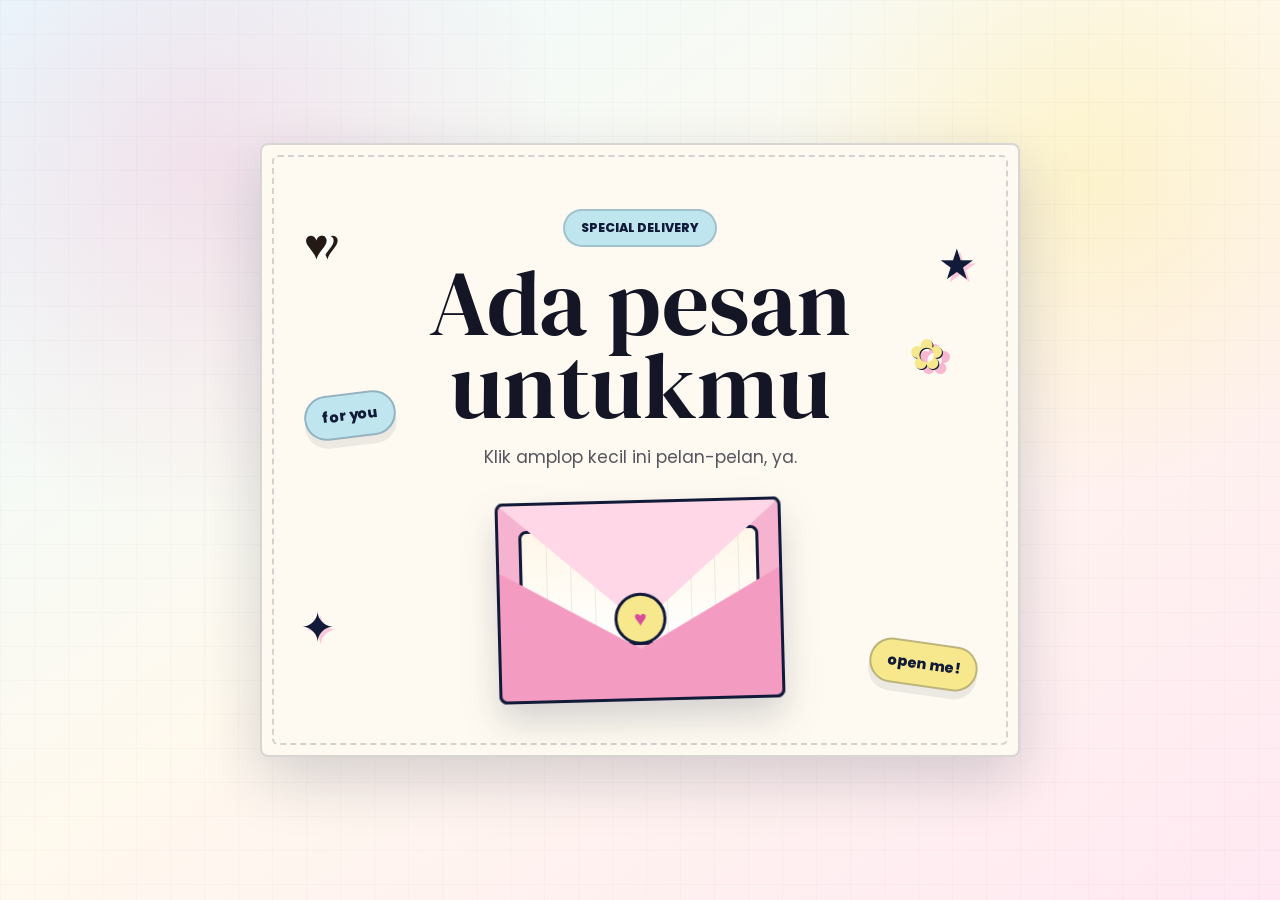
<file: index.html>
<!DOCTYPE html>
<html lang="id">
<head>
  <meta charset="UTF-8">
  <meta name="viewport" content="width=1366">
  <title>Ada Pesan Untukmu</title>
  <link rel="preconnect" href="https://fonts.googleapis.com">
  <link rel="preconnect" href="https://fonts.gstatic.com" crossorigin>
  <link href="https://fonts.googleapis.com/css2?family=DM+Serif+Display:ital@0;1&family=Poppins:wght@400;500;600;700;800&display=swap" rel="stylesheet">
  <link rel="stylesheet" href="style.css?v=desktop-view-3">
</head>
<body class="page-envelope">
  <main class="envelope-screen" aria-label="Halaman pembuka pesan ulang tahun">
    <div class="soft-grid"></div>

    <section class="intro-card">
      <span class="sticker sticker-blue">for you</span>
      <span class="sticker sticker-yellow">open me!</span>
      <span class="deco star star-one">&#9733;</span>
      <span class="deco star star-two">&#10022;</span>
      <span class="deco heart heart-one">&#9829;</span>
      <span class="deco flower flower-one">&#10047;</span>

      <p class="mini-label">special delivery</p>
      <h1>Ada pesan untukmu</h1>
      <p class="intro-text">Klik amplop kecil ini pelan-pelan, ya.</p>

      <!-- Tombol amplop: klik untuk membuka animasi lalu pindah halaman. -->
      <button class="envelope-button" id="openEnvelope" type="button" aria-label="Buka pesan ulang tahun">
        <span class="envelope">
          <span class="envelope-back"></span>
          <span class="letter">
            <span>Ada pesan untukmu</span>
          </span>
          <span class="envelope-front"></span>
          <span class="envelope-flap"></span>
          <span class="seal">&#9829;</span>
        </span>
      </button>
    </section>
  </main>

  <script src="script.js"></script>
</body>
</html>
</file>
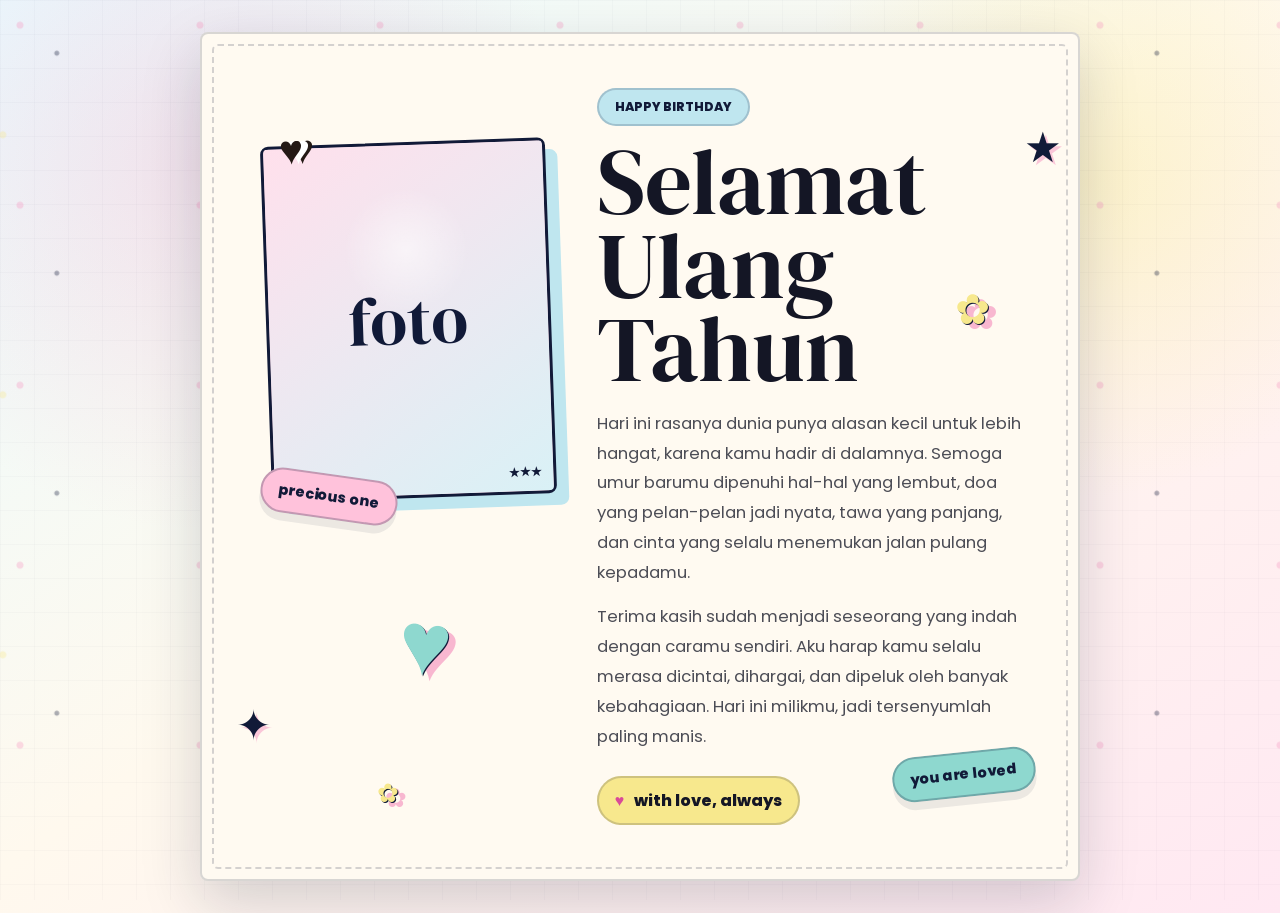
<file: ucapan.html>
<!DOCTYPE html>
<html lang="id">
<head>
  <meta charset="UTF-8">
  <meta name="viewport" content="width=1366">
  <title>Selamat Ulang Tahun</title>
  <link rel="preconnect" href="https://fonts.googleapis.com">
  <link rel="preconnect" href="https://fonts.gstatic.com" crossorigin>
  <link href="https://fonts.googleapis.com/css2?family=DM+Serif+Display:ital@0;1&family=Poppins:wght@400;500;600;700;800&display=swap" rel="stylesheet">
  <link rel="stylesheet" href="style.css?v=desktop-view-3">
</head>
<body class="page-wish">
  <main class="wish-screen" aria-label="Kartu ucapan selamat ulang tahun">
    <div class="soft-grid"></div>
    <div class="confetti-layer" aria-hidden="true"></div>

    <article class="birthday-card">
      <span class="deco star wish-star-one">&#9733;</span>
      <span class="deco star wish-star-two">&#10022;</span>
      <span class="deco heart wish-heart-one">&#9829;</span>
      <span class="deco flower wish-flower-one">&#10047;</span>
      <span class="deco flower wish-flower-two">&#10047;</span>
      <span class="sticker sticker-pink">precious one</span>
      <span class="sticker sticker-mint">you are loved</span>

      <div class="photo-wrap">
        <span class="deco heart wish-heart-one photo-heart">&hearts;</span>
        <!-- Ganti file assets/foto.jpg dengan foto orang yang berulang tahun. -->
        <!-- <img src="assets/foto.jpg" alt="Foto orang yang berulang tahun" id="birthdayPhoto"> -->
        <div class="photo-placeholder" id="photoPlaceholder">
          <span>foto</span>
          <!-- <small>assets/foto.jpg</small> -->
        </div>
        <span class="deco heart desktop-big-heart">&hearts;</span>
      </div>

      <div class="wish-content">
        <p class="mini-label">happy birthday</p>
        <h1>Selamat<br>Ulang Tahun</h1>
        <p class="wish-message">
          Hari ini rasanya dunia punya alasan kecil untuk lebih hangat,
          karena kamu hadir di dalamnya. Semoga umur barumu dipenuhi hal-hal
          yang lembut, doa yang pelan-pelan jadi nyata, tawa yang panjang,
          dan cinta yang selalu menemukan jalan pulang kepadamu.
        </p>
        <p class="wish-message">
          Terima kasih sudah menjadi seseorang yang indah dengan caramu sendiri.
          Aku harap kamu selalu merasa dicintai, dihargai, dan dipeluk oleh
          banyak kebahagiaan. Hari ini milikmu, jadi tersenyumlah paling manis.
        </p>

        <div class="signature-row">
          <span class="tiny-heart">&#9829;</span>
          <span>with love, always</span>
        </div>
      </div>
    </article>
  </main>

  <script src="script.js"></script>
</body>
</html>
</file>
<file: style.css>
:root {
  --ink: #141625;
  --navy: #111a38;
  --cream: #fff7e8;
  --paper: #fffaf1;
  --pink: #f59ac2;
  --hot-pink: #d94a98;
  --blue: #bfe6ef;
  --mint: #8ed8cf;
  --yellow: #f7e88d;
  --lavender: #d9d4ff;
  --shadow: 0 22px 60px rgba(17, 26, 56, 0.18);
}

* {
  box-sizing: border-box;
}

body {
  min-height: 100vh;
  margin: 0;
  color: var(--ink);
  font-family: "Poppins", Arial, sans-serif;
  overflow-x: hidden;
}

.page-envelope,
.page-wish {
  background:
    radial-gradient(circle at 16% 18%, rgba(245, 154, 194, 0.26), transparent 28%),
    radial-gradient(circle at 85% 20%, rgba(247, 232, 141, 0.36), transparent 24%),
    linear-gradient(145deg, #e9fbff 0%, #fff9ee 48%, #ffe8f2 100%);
}

.envelope-screen,
.wish-screen {
  position: relative;
  display: grid;
  min-height: 100vh;
  place-items: center;
  padding: 32px 18px;
  isolation: isolate;
  overflow: hidden;
}

.soft-grid {
  position: fixed;
  inset: 0;
  z-index: -2;
  opacity: 0.28;
  background-image:
    linear-gradient(rgba(17, 26, 56, 0.08) 1px, transparent 1px),
    linear-gradient(90deg, rgba(17, 26, 56, 0.08) 1px, transparent 1px);
  background-size: 34px 34px;
}

.intro-card,
.birthday-card {
  position: relative;
  border: 2px solid rgba(17, 26, 56, 0.16);
  border-radius: 8px;
  background: var(--paper);
  box-shadow: var(--shadow);
}

.intro-card {
  width: min(92vw, 760px);
}

.intro-card {
  display: grid;
  justify-items: center;
  padding: clamp(34px, 6vw, 64px) 22px 54px;
  text-align: center;
}

.intro-card::before,
.birthday-card::before {
  content: "";
  position: absolute;
  inset: 10px;
  pointer-events: none;
  border: 2px dashed rgba(17, 26, 56, 0.18);
  border-radius: 6px;
}

.mini-label {
  width: max-content;
  margin: 0 0 14px;
  padding: 8px 16px;
  border: 2px solid rgba(17, 26, 56, 0.18);
  border-radius: 999px;
  background: var(--blue);
  color: var(--navy);
  font-size: 0.78rem;
  font-weight: 800;
  letter-spacing: 0;
  text-transform: uppercase;
}

h1 {
  margin: 0;
  font-family: "DM Serif Display", Georgia, serif;
  font-size: clamp(2.55rem, 10vw, 5.8rem);
  font-weight: 400;
  line-height: 0.9;
}

.intro-text {
  margin: 16px 0 28px;
  color: rgba(20, 22, 37, 0.72);
  font-size: clamp(0.95rem, 2vw, 1.08rem);
}

.envelope-button {
  width: min(70vw, 286px);
  aspect-ratio: 1.42;
  margin: 2px 0 0;
  padding: 0;
  border: 0;
  background: transparent;
  cursor: pointer;
  perspective: 900px;
}

.envelope {
  position: relative;
  display: block;
  width: 100%;
  height: 100%;
  filter: drop-shadow(0 18px 18px rgba(17, 26, 56, 0.18));
  transform: translateY(0) rotate(-1.5deg);
  transition: transform 0.35s ease;
}

.envelope-button:hover .envelope,
.envelope-button:focus-visible .envelope {
  transform: translateY(-8px) rotate(1deg);
}

.envelope-back,
.envelope-front,
.envelope-flap,
.letter {
  position: absolute;
  inset: 0;
  border-radius: 8px;
}

.envelope-back {
  z-index: 1;
  background: #f6b3cf;
  border: 3px solid var(--navy);
}

.letter {
  inset: auto 8% 28%;
  z-index: 2;
  height: 58%;
  display: grid;
  place-items: start center;
  padding-top: 20px;
  border: 3px solid var(--navy);
  background:
    linear-gradient(90deg, rgba(17, 26, 56, 0.08) 1px, transparent 1px),
    linear-gradient(var(--cream), #fff);
  background-size: 24px 24px, auto;
  color: var(--navy);
  font-weight: 800;
  transition:
    transform 0.8s cubic-bezier(0.19, 1, 0.22, 1) 0.18s,
    z-index 0s linear 0.18s;
}

.envelope-front {
  z-index: 3;
  clip-path: polygon(0 34%, 50% 74%, 100% 34%, 100% 100%, 0 100%);
  background: #f49bc2;
  border: 3px solid var(--navy);
}

.envelope-flap {
  transform-origin: top center;
  clip-path: polygon(0 0, 100% 0, 50% 62%);
  background: #ffd7e6;
  border: 3px solid var(--navy);
  transition: transform 0.72s cubic-bezier(0.16, 1, 0.3, 1);
  z-index: 4;
}

.seal {
  position: absolute;
  left: 50%;
  top: 50%;
  z-index: 5;
  display: grid;
  width: 52px;
  height: 52px;
  place-items: center;
  border: 3px solid var(--navy);
  border-radius: 50%;
  background: var(--yellow);
  color: var(--hot-pink);
  font-size: 1.35rem;
  transform: translate(-50%, -16%);
  transition: transform 0.45s ease, opacity 0.3s ease;
}

.envelope-button.is-open .envelope-flap {
  z-index: 1;
  transform: rotateX(178deg);
}

.envelope-button.is-open .letter {
  z-index: 6;
  transform: translateY(-78px);
}

.envelope-button.is-open .seal {
  opacity: 0;
  transform: translate(-50%, -16%) scale(0.4);
}

.sticker,
.deco {
  position: absolute;
  z-index: 2;
  user-select: none;
  animation: floaty 5.5s ease-in-out infinite;
}

.sticker {
  padding: 10px 16px;
  border: 2px solid rgba(17, 26, 56, 0.25);
  border-radius: 999px;
  color: var(--navy);
  font-size: clamp(0.74rem, 2vw, 0.9rem);
  font-weight: 800;
  text-transform: lowercase;
  box-shadow: 0 8px 0 rgba(17, 26, 56, 0.08);
}

.sticker-blue {
  top: 102px;
  left: 34px;
  z-index: 4;
  background: var(--blue);
  transform: rotate(-7deg);
}

.sticker-yellow {
  right: 40px;
  bottom: 68px;
  z-index: 4;
  background: var(--yellow);
  transform: rotate(8deg);
}

.sticker-pink {
  top: 440px;
  left: 58px;
  z-index: 9;
  background: #ffc2db;
  transform: rotate(8deg);
}

.sticker-mint {
  right: 42px;
  bottom: 82px;
  background: var(--mint);
  transform: rotate(-6deg);
}

.deco {
  color: var(--navy);
  font-size: clamp(1.4rem, 4vw, 2.6rem);
  text-shadow: 3px 3px 0 rgba(245, 154, 194, 0.55);
}

.heart {
  color: #241915;
  text-shadow: 7px 0 0 #fff, 11px 0 0 #241915;
}

.flower {
  color: var(--yellow);
  text-shadow: 1px 1px 0 var(--navy), 8px 5px 0 rgba(245, 154, 194, 0.7);
}

.star-one {
  top: 88px;
  right: 42px;
  z-index: 4;
}

.star-two {
  bottom: 96px;
  left: 38px;
  z-index: 4;
  animation-delay: -1.5s;
}

.heart-one {
  top: 28px;
  left: 92px;
  z-index: 4;
  animation-delay: -2s;
}

.flower-one {
  right: 74px;
  top: 178px;
  z-index: 4;
  animation-delay: -0.7s;
}

@media (min-width: 761px) {
  .intro-card .heart-one {
    top: 68px;
    left: 42px;
  }

  .intro-card .sticker-blue {
    top: 248px;
    left: 42px;
  }
}

.birthday-card {
  display: grid;
  grid-template-columns: minmax(230px, 0.82fr) minmax(280px, 1.18fr);
  gap: clamp(22px, 5vw, 44px);
  align-items: start;
  width: min(92vw, 880px);
  padding: clamp(28px, 5vw, 54px);
  animation: fadeSlide 0.9s ease both;
}

.photo-wrap {
  position: relative;
  width: min(100%, 285px);
  aspect-ratio: 4 / 5;
  min-height: 0;
  overflow: visible;
  border: 3px solid var(--navy);
  border-radius: 8px;
  background: #f6d8e5;
  box-shadow: 12px 12px 0 var(--blue);
  margin-top: 54px;
  transform: translateX(10px) rotate(-2deg);
  /* justify-self: end; */
  z-index: 2;
}

.photo-wrap::after {
  content: "\2605 \2605 \2605";
  position: absolute;
  right: 12px;
  bottom: 10px;
  z-index: 7;
  color: var(--navy);
  font-size: 0.75rem;
  font-weight: 800;
}

.photo-wrap img,
.photo-placeholder {
  position: absolute;
  inset: 0;
  width: 100%;
  height: 100%;
  overflow: hidden;
  border-radius: 4px;
}

.photo-wrap img {
  z-index: 2;
  object-fit: cover;
}

.photo-wrap img.is-hidden {
  display: none;
}

.photo-placeholder {
  display: grid;
  z-index: 1;
  place-items: center;
  align-content: center;
  gap: 8px;
  padding: 24px;
  background:
    radial-gradient(circle at 50% 30%, rgba(255, 255, 255, 0.55), transparent 22%),
    linear-gradient(145deg, #ffe0ec, #d9f1f6);
  color: var(--navy);
  text-align: center;
}

.photo-placeholder[hidden] {
  display: none;
}

.photo-placeholder span {
  font-family: "DM Serif Display", Georgia, serif;
  font-size: clamp(2.5rem, 8vw, 4.2rem);
}

.photo-placeholder small {
  padding: 7px 12px;
  border: 2px dashed rgba(17, 26, 56, 0.28);
  border-radius: 999px;
  background: rgba(255, 255, 255, 0.55);
  font-weight: 700;
}

.wish-content {
  position: relative;
  z-index: 2;
}

.wish-content h1 {
  margin-bottom: 18px;
}

.wish-message {
  margin: 0 0 14px;
  color: rgba(20, 22, 37, 0.76);
  font-size: clamp(0.95rem, 1.8vw, 1.04rem);
  line-height: 1.8;
}

.signature-row {
  display: flex;
  align-items: center;
  flex-wrap: wrap;
  gap: 10px;
  width: max-content;
  max-width: 100%;
  margin-top: 24px;
  padding: 10px 16px;
  border: 2px solid rgba(17, 26, 56, 0.18);
  border-radius: 999px;
  background: var(--yellow);
  font-weight: 800;
}

.tiny-heart {
  color: var(--hot-pink);
}

.confetti-layer {
  position: fixed;
  inset: 0;
  z-index: -1;
  pointer-events: none;
  background-image:
    radial-gradient(circle, var(--pink) 0 3px, transparent 4px),
    radial-gradient(circle, var(--navy) 0 2px, transparent 3px),
    radial-gradient(circle, var(--yellow) 0 3px, transparent 4px);
  background-position: 10% 16%, 78% 24%, 64% 82%;
  background-size: 180px 180px, 220px 220px, 260px 260px;
  opacity: 0.34;
  animation: confettiDrift 14s linear infinite;
}

.wish-star-one {
  top: 82px;
  right: 16px;
}

.wish-star-two {
  bottom: 122px;
  left: 34px;
  animation-delay: -1.8s;
}

.wish-heart-one {
  top: 72px;
  left: 86px;
  animation-delay: -2.2s;
}

.wish-screen > .wish-heart-one {
  display: none;
}

.birthday-card > .wish-heart-one {
  display: none;
}

.photo-wrap .photo-heart {
  top: -30px;
  left: 16px;
  z-index: 8;
  display: block;
  font-size: clamp(1.8rem, 4vw, 2.55rem);
  pointer-events: none;
}

.photo-wrap .desktop-big-heart {
  left: 52%;
  bottom: -216px;
  z-index: 8;
  display: block;
  color: var(--mint);
  font-size: clamp(5.25rem, 7vw, 7.5rem);
  text-shadow: 1px 1px 0 var(--navy), 8px 5px 0 rgba(245, 154, 194, 0.7);
  transform: translateX(-50%) rotate(8deg);
  pointer-events: none;
}

.wish-flower-one {
  right: 88px;
  top: 244px;
  animation-delay: -0.8s;
}

.wish-flower-two {
  left: 175px;
  bottom: 66px;
  z-index: 4;
  font-size: 1.65rem;
  animation-delay: -1.2s;
}

body.page-leaving {
  animation: pageLeave 0.42s ease forwards;
}

@keyframes floaty {
  0%,
  100% {
    translate: 0 0;
  }
  50% {
    translate: 0 -13px;
  }
}

@keyframes fadeSlide {
  from {
    opacity: 0;
    transform: translateY(18px);
  }
  to {
    opacity: 1;
    transform: translateY(0);
  }
}

@keyframes pageLeave {
  to {
    opacity: 0;
    transform: scale(0.985);
  }
}

@keyframes confettiDrift {
  to {
    background-position: 10% 116%, 78% 124%, 64% 182%;
  }
}

@media (max-width: 980px) {
  .photo-wrap .desktop-big-heart {
    display: none;
  }

  .birthday-card {
    grid-template-columns: 1fr;
    gap: 28px;
    width: min(94vw, 560px);
    padding: 34px 26px 38px;
  }

  .photo-wrap {
    width: min(72vw, 250px);
    max-width: none;
    min-height: 0;
    margin: 0 auto;
    transform: rotate(-2deg);
    justify-self: center;
  }

  .wish-content h1 {
    font-size: clamp(2.75rem, 10vw, 4.25rem);
    line-height: 0.94;
  }

  .wish-content {
    text-align: left;
  }

  .wish-message {
    font-size: 0.94rem;
    line-height: 1.72;
  }

  .signature-row {
    margin-top: 20px;
  }

  .sticker-pink {
    top: 238px;
    left: 24px;
  }

  .sticker-mint {
    right: 22px;
    bottom: 24px;
  }

  .wish-star-one {
    top: 74px;
    right: 18px;
  }

  .wish-flower-one {
    top: 330px;
    right: 48px;
  }
}

@media (max-width: 760px) {
  .envelope-screen,
  .wish-screen {
    min-height: 100svh;
    padding: 26px 14px;
  }

  .intro-card,
  .birthday-card {
    width: min(94vw, 520px);
  }

  .intro-card {
    padding: 34px 18px 38px;
  }

  h1 {
    line-height: 0.95;
  }

  .envelope-button {
    width: min(70vw, 250px);
  }

  .birthday-card {
    grid-template-columns: 1fr;
    gap: 30px;
    padding: 32px 20px 36px;
  }

  .photo-wrap {
    width: min(78vw, 255px);
    min-height: 0;
    overflow: hidden;
    margin: 0 auto;
    transform: rotate(-2deg);
    justify-self: center;
  }

  .photo-wrap .photo-heart {
    top: 8px;
    left: 10px;
    font-size: 1.6rem;
  }

  .wish-content h1 {
    font-size: clamp(2.5rem, 14vw, 4rem);
  }

  .wish-message {
    font-size: 0.95rem;
    line-height: 1.72;
  }

  .signature-row {
    width: 100%;
    justify-content: center;
    text-align: center;
  }

  .sticker {
    padding: 8px 12px;
    font-size: 0.72rem;
    box-shadow: 0 5px 0 rgba(17, 26, 56, 0.08);
  }

  .deco {
    font-size: 1.55rem;
  }

  .sticker-blue {
    top: 234px;
    left: 24px;
  }

  .sticker-yellow,
  .sticker-mint {
    right: -4px;
    bottom: 54px;
  }

  .star-one {
    top: 48px;
    right: 20px;
  }

  .wish-heart-one:not(.photo-heart),
  .flower-one,
  .wish-flower-one {
    display: none;
  }

  .heart-one {
    display: block;
    top: 28px;
    left: 18px;
    font-size: 1.55rem;
    z-index: 4;
  }
}

@media (min-width: 431px) and (max-width: 980px) {
  .sticker-pink {
    top: 238px;
    left: 24px;
    padding: 10px 16px;
    font-size: clamp(0.74rem, 2vw, 0.9rem);
  }
}

@media (max-width: 430px) {
  .envelope-screen,
  .wish-screen {
    align-items: start;
    padding: 58px 12px 44px;
  }

  .intro-card,
  .birthday-card {
    width: 100%;
  }

  .intro-card::before,
  .birthday-card::before {
    inset: 7px;
  }

  .intro-card {
    padding: 30px 16px 34px;
  }

  .mini-label {
    max-width: 100%;
    padding: 7px 12px;
    font-size: 0.68rem;
    white-space: normal;
    text-align: center;
  }

  .intro-card h1,
  .wish-content h1 {
    font-size: clamp(2.25rem, 15vw, 3.25rem);
  }

  .intro-text {
    margin-bottom: 22px;
  }

  .envelope-button {
    width: min(74vw, 226px);
  }

  .letter {
    padding-top: 16px;
    font-size: 0.82rem;
  }

  .seal {
    width: 44px;
    height: 44px;
  }

  .birthday-card {
    padding: 28px 16px 30px;
  }

  .photo-wrap {
    width: min(76vw, 225px);
    min-height: 0;
    box-shadow: 8px 8px 0 var(--blue);
  }

  .wish-message {
    font-size: 0.9rem;
    line-height: 1.68;
  }

  .sticker-pink,
  .sticker-mint,
  .wish-star-one,
  .wish-star-two {
    display: none;
  }
}

.page-wish .birthday-card {
  grid-template-columns: minmax(230px, 0.82fr) minmax(280px, 1.18fr);
  gap: clamp(22px, 5vw, 44px);
  align-items: start;
  width: min(92vw, 880px);
  padding: clamp(28px, 5vw, 54px);
}

.page-wish .photo-wrap {
  width: min(100%, 285px);
  max-width: none;
  overflow: visible;
  margin: 54px 0 0;
  transform: translateX(10px) rotate(-2deg);
  justify-self: auto;
  box-shadow: 12px 12px 0 var(--blue);
}

.page-wish .photo-wrap .desktop-big-heart {
  left: 52%;
  bottom: -216px;
  display: block;
}

.page-wish .photo-wrap .photo-heart {
  top: -30px;
  left: 16px;
  font-size: clamp(1.8rem, 4vw, 2.55rem);
}

.page-wish .wish-content {
  text-align: left;
}

.page-wish .wish-content h1 {
  font-size: clamp(2.55rem, 10vw, 5.8rem);
  line-height: 0.9;
}

.page-wish .wish-message {
  font-size: clamp(0.95rem, 1.8vw, 1.04rem);
  line-height: 1.8;
}

.page-wish .signature-row {
  width: max-content;
  justify-content: flex-start;
  margin-top: 24px;
  text-align: left;
}

.page-wish .sticker {
  padding: 10px 16px;
  font-size: clamp(0.74rem, 2vw, 0.9rem);
  box-shadow: 0 8px 0 rgba(17, 26, 56, 0.08);
}

.page-wish .sticker-pink {
  top: 440px;
  left: 58px;
  display: block;
}

.page-wish .sticker-mint {
  right: 42px;
  bottom: 82px;
  display: block;
}

.page-wish .wish-star-one {
  top: 82px;
  right: 16px;
  display: block;
}

.page-wish .wish-star-two {
  bottom: 122px;
  left: 34px;
  display: block;
}

.page-wish .wish-flower-one {
  top: 244px;
  right: 88px;
  display: block;
}

.page-wish .wish-flower-two {
  left: 175px;
  bottom: 66px;
  display: block;
}

@media (prefers-reduced-motion: reduce) {
  *,
  *::before,
  *::after {
    scroll-behavior: auto !important;
    animation-duration: 0.01ms !important;
    animation-iteration-count: 1 !important;
    transition-duration: 0.01ms !important;
  }
}
</file>
